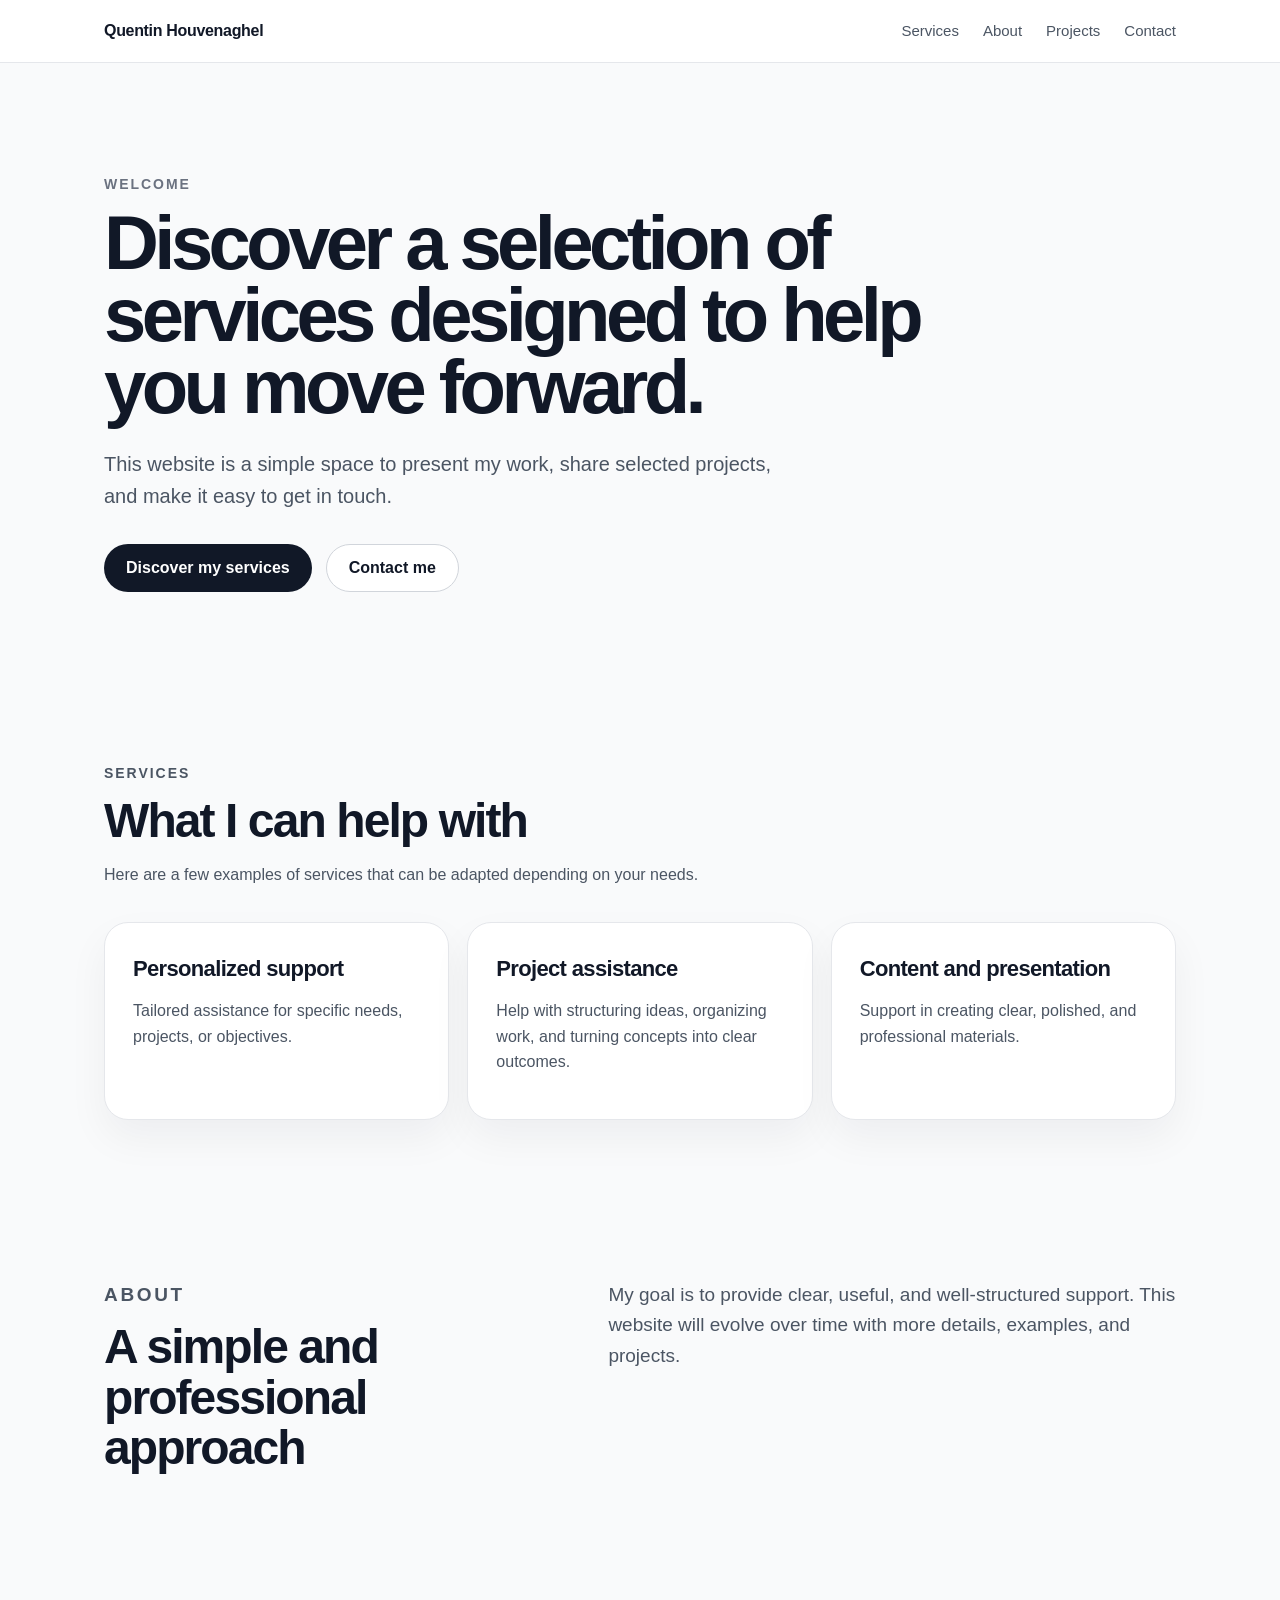
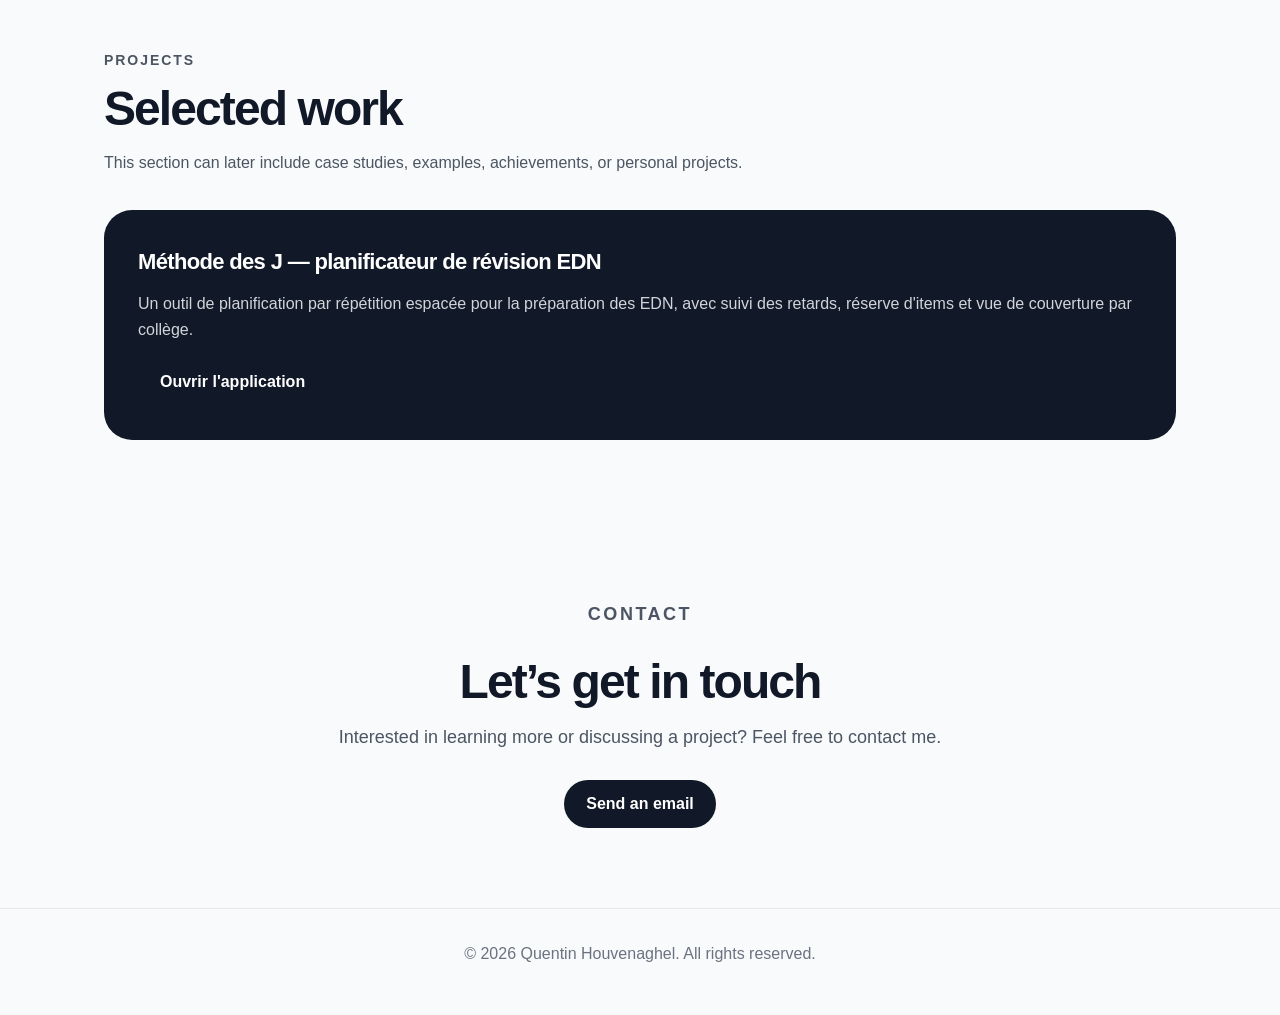
<file: index.html>
<!DOCTYPE html>
<html lang="en">
<head>
  <meta charset="UTF-8" />
  <meta name="viewport" content="width=device-width, initial-scale=1.0" />

  <title>Quentin Houvenaghel | Services</title>
  <meta
    name="description"
    content="Official website of Quentin Houvenaghel. Discover services, projects, and ways to get in touch."
  />

  <link rel="stylesheet" href="style.css" />
</head>

<body>
  <header class="site-header">
    <nav class="navbar">
      <a href="#" class="logo">Quentin Houvenaghel</a>

      <button class="menu-button" id="menuButton" aria-label="Open navigation menu">
        Menu
      </button>

      <div class="nav-links" id="navLinks">
        <a href="#services">Services</a>
        <a href="#about">About</a>
        <a href="#projects">Projects</a>
        <a href="#contact">Contact</a>
      </div>
    </nav>
  </header>

  <main>
    <section class="hero">
      <div class="hero-content">
        <p class="eyebrow">Welcome</p>
        <h1>Discover a selection of services designed to help you move forward.</h1>
        <p class="hero-text">
          This website is a simple space to present my work, share selected projects,
          and make it easy to get in touch.
        </p>
        <div class="hero-actions">
          <a href="#services" class="button primary-button">Discover my services</a>
          <a href="#contact" class="button secondary-button">Contact me</a>
        </div>
      </div>
    </section>

    <section class="section" id="services">
      <div class="section-header">
        <p class="eyebrow">Services</p>
        <h2>What I can help with</h2>
        <p>
          Here are a few examples of services that can be adapted depending on your needs.
        </p>
      </div>

      <div class="cards">
        <article class="card">
          <h3>Personalized support</h3>
          <p>
            Tailored assistance for specific needs, projects, or objectives.
          </p>
        </article>

        <article class="card">
          <h3>Project assistance</h3>
          <p>
            Help with structuring ideas, organizing work, and turning concepts into clear outcomes.
          </p>
        </article>

        <article class="card">
          <h3>Content and presentation</h3>
          <p>
            Support in creating clear, polished, and professional materials.
          </p>
        </article>
      </div>
    </section>

    <section class="section about-section" id="about">
      <div>
        <p class="eyebrow">About</p>
        <h2>A simple and professional approach</h2>
      </div>

      <p>
        My goal is to provide clear, useful, and well-structured support.
        This website will evolve over time with more details, examples, and projects.
      </p>
    </section>

    <section class="section" id="projects">
      <div class="section-header">
        <p class="eyebrow">Projects</p>
        <h2>Selected work</h2>
        <p>
          This section can later include case studies, examples, achievements, or personal projects.
        </p>
      </div>

      <div class="project-box">
        <h3>Méthode des J — planificateur de révision EDN</h3>
        <p>
          Un outil de planification par répétition espacée pour la préparation des EDN,
          avec suivi des retards, réserve d'items et vue de couverture par collège.
        </p>
        <a class="button primary-button" href="methode-des-j.html">Ouvrir l'application</a>
      </div>
    </section>

    <section class="section contact-section" id="contact">
      <p class="eyebrow">Contact</p>
      <h2>Let’s get in touch</h2>
      <p>
        Interested in learning more or discussing a project? Feel free to contact me.
      </p>
      <a class="button primary-button" href="mailto:quentin.houvenaghel@gmail.com">
        Send an email
      </a>
    </section>
  </main>

  <footer class="footer">
    <p>© 2026 Quentin Houvenaghel. All rights reserved.</p>
  </footer>

  <script src="script.js"></script>
</body>
</html>
</file>
<file: style.css>
* {
  box-sizing: border-box;
}

html {
  scroll-behavior: smooth;
}

body {
  margin: 0;
  font-family: Arial, Helvetica, sans-serif;
  color: #111827;
  background: #f9fafb;
  line-height: 1.6;
}

a {
  color: inherit;
  text-decoration: none;
}

.site-header {
  position: sticky;
  top: 0;
  z-index: 10;
  background: rgba(255, 255, 255, 0.92);
  backdrop-filter: blur(12px);
  border-bottom: 1px solid #e5e7eb;
}

.navbar {
  max-width: 1120px;
  margin: 0 auto;
  padding: 18px 24px;
  display: flex;
  align-items: center;
  justify-content: space-between;
}

.logo {
  font-weight: 700;
  letter-spacing: -0.02em;
}

.nav-links {
  display: flex;
  align-items: center;
  gap: 24px;
  color: #4b5563;
  font-size: 15px;
}

.nav-links a:hover {
  color: #111827;
}

.menu-button {
  display: none;
  border: 1px solid #d1d5db;
  background: white;
  padding: 8px 12px;
  border-radius: 999px;
  cursor: pointer;
}

.hero {
  max-width: 1120px;
  margin: 0 auto;
  padding: 110px 24px 90px;
}

.hero-content {
  max-width: 850px;
}

.eyebrow {
  margin: 0 0 12px;
  color: #6b7280;
  font-size: 14px;
  text-transform: uppercase;
  letter-spacing: 0.14em;
  font-weight: 700;
}

h1,
h2,
h3,
p {
  margin-top: 0;
}

h1 {
  margin-bottom: 24px;
  font-size: clamp(42px, 7vw, 76px);
  line-height: 0.95;
  letter-spacing: -0.06em;
}

h2 {
  margin-bottom: 16px;
  font-size: clamp(30px, 4vw, 48px);
  line-height: 1.05;
  letter-spacing: -0.04em;
}

h3 {
  margin-bottom: 12px;
  font-size: 22px;
  letter-spacing: -0.03em;
}

.hero-text {
  max-width: 680px;
  margin-bottom: 32px;
  color: #4b5563;
  font-size: 20px;
}

.hero-actions {
  display: flex;
  flex-wrap: wrap;
  gap: 14px;
}

.button {
  display: inline-flex;
  align-items: center;
  justify-content: center;
  min-height: 48px;
  padding: 0 22px;
  border-radius: 999px;
  font-weight: 700;
  transition: transform 0.2s ease, opacity 0.2s ease;
}

.button:hover {
  transform: translateY(-2px);
}

.primary-button {
  background: #111827;
  color: white;
}

.secondary-button {
  background: white;
  color: #111827;
  border: 1px solid #d1d5db;
}

.section {
  max-width: 1120px;
  margin: 0 auto;
  padding: 80px 24px;
}

.section-header {
  max-width: 720px;
  margin-bottom: 34px;
}

.section-header p,
.about-section p,
.contact-section p,
.project-box p,
.card p {
  color: #4b5563;
}

.cards {
  display: grid;
  grid-template-columns: repeat(3, 1fr);
  gap: 18px;
}

.card {
  background: white;
  padding: 28px;
  border: 1px solid #e5e7eb;
  border-radius: 24px;
  box-shadow: 0 18px 40px rgba(17, 24, 39, 0.05);
}

.about-section {
  display: grid;
  grid-template-columns: 0.9fr 1.1fr;
  gap: 40px;
  align-items: start;
}

.about-section p {
  font-size: 19px;
}

.project-box {
  background: #111827;
  color: white;
  padding: 34px;
  border-radius: 28px;
}

.project-box p {
  color: #d1d5db;
}

.contact-section {
  text-align: center;
  max-width: 780px;
}

.contact-section p {
  margin-bottom: 28px;
  font-size: 18px;
}

.footer {
  padding: 32px 24px;
  text-align: center;
  color: #6b7280;
  border-top: 1px solid #e5e7eb;
}

@media (max-width: 800px) {
  .navbar {
    align-items: flex-start;
  }

  .menu-button {
    display: inline-flex;
  }

  .nav-links {
    display: none;
    position: absolute;
    top: 64px;
    left: 24px;
    right: 24px;
    flex-direction: column;
    align-items: flex-start;
    gap: 14px;
    padding: 18px;
    background: white;
    border: 1px solid #e5e7eb;
    border-radius: 18px;
    box-shadow: 0 18px 40px rgba(17, 24, 39, 0.08);
  }

  .nav-links.open {
    display: flex;
  }

  .hero {
    padding-top: 80px;
  }

  .cards {
    grid-template-columns: 1fr;
  }

  .about-section {
    grid-template-columns: 1fr;
  }
}
</file>
